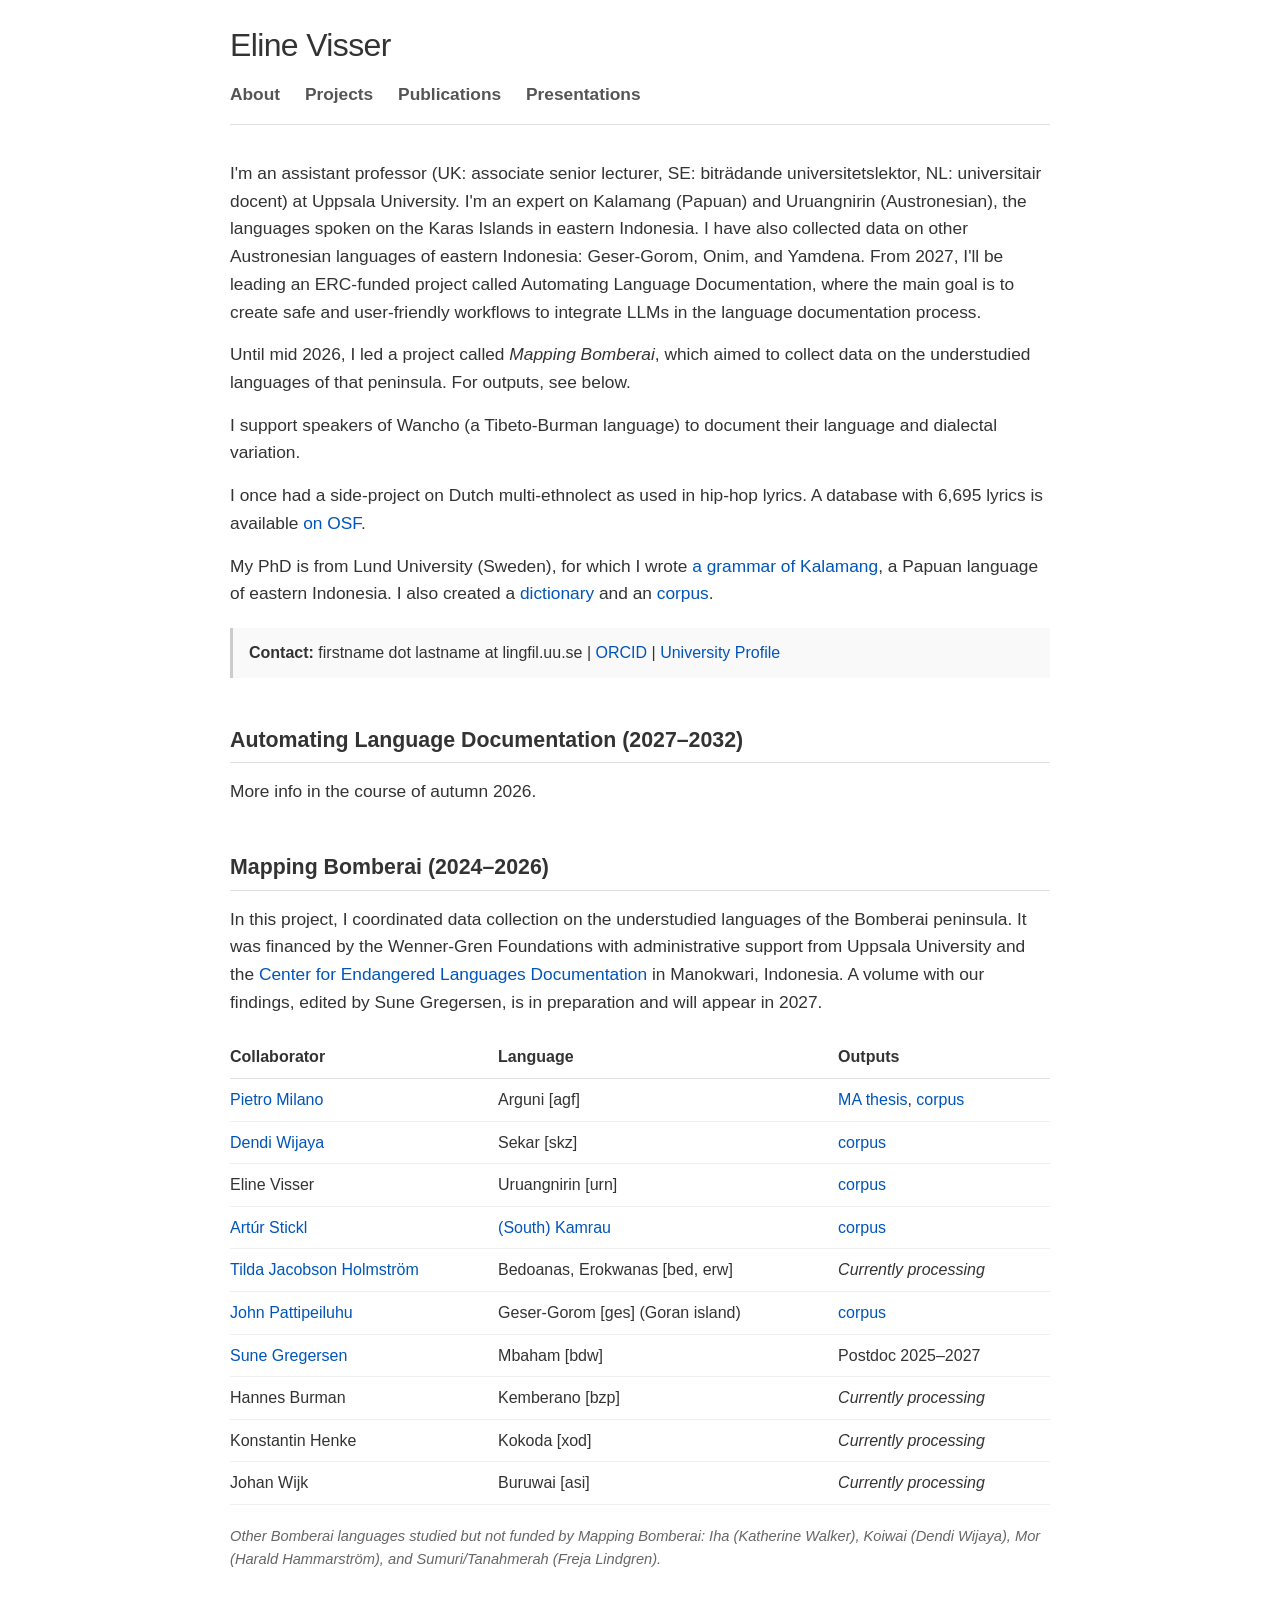
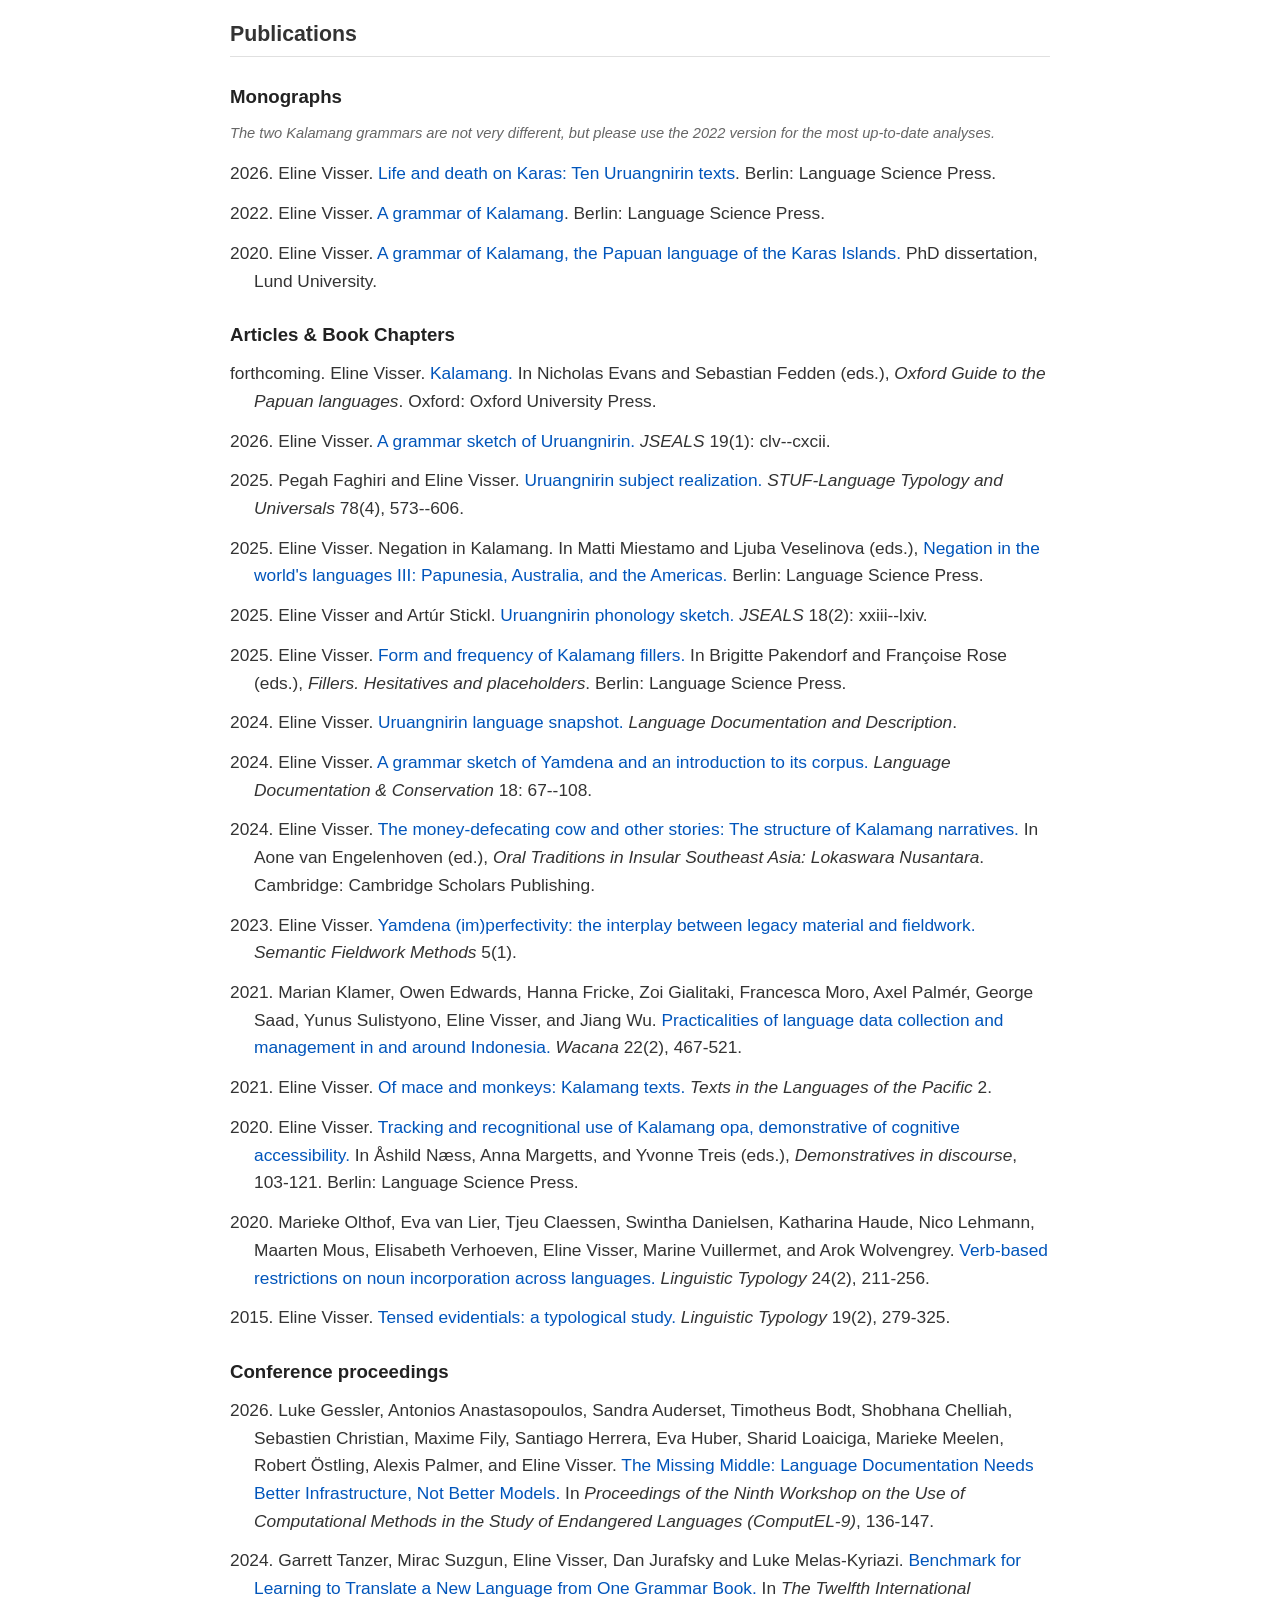
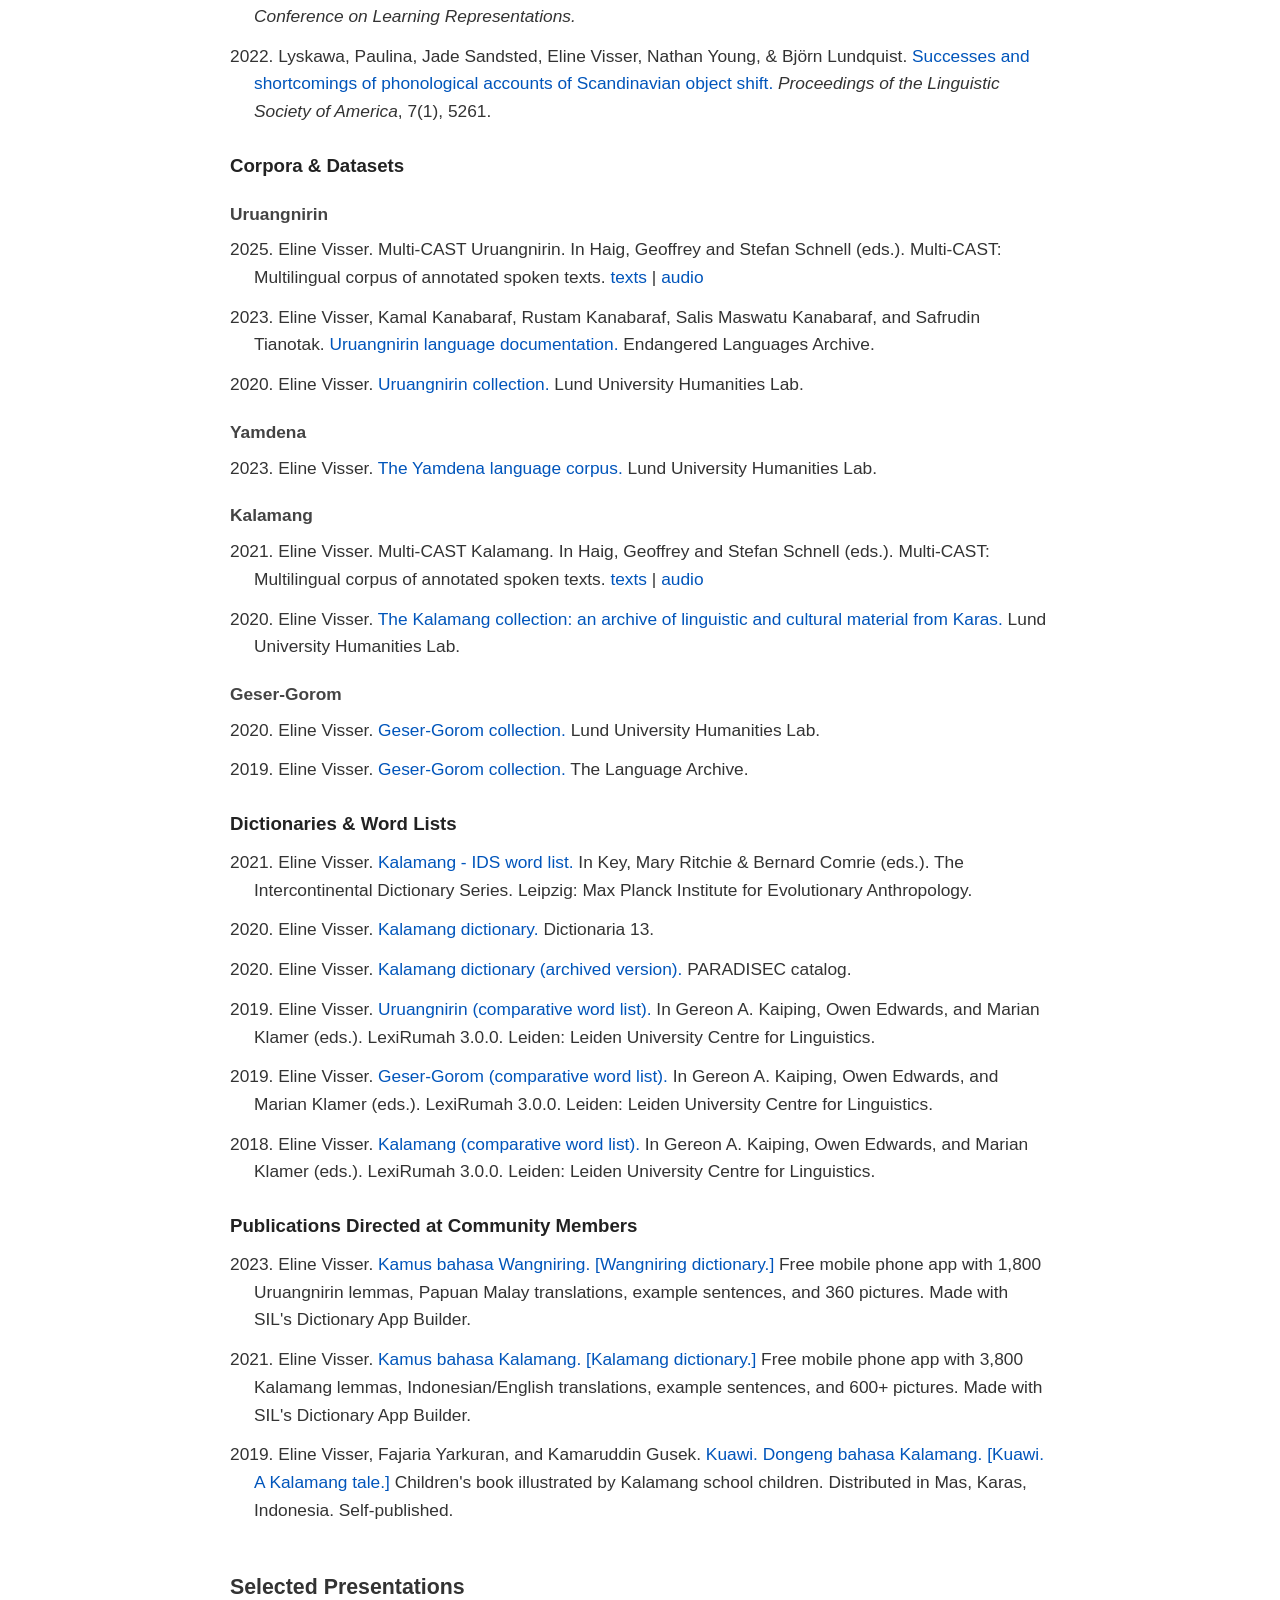
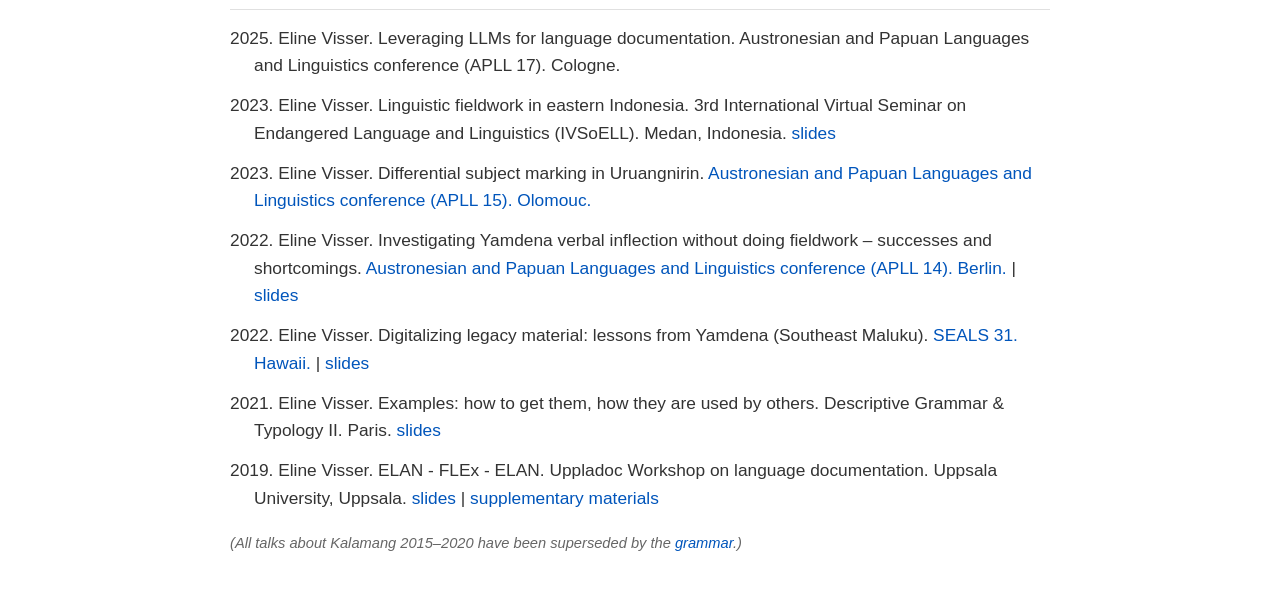
<file: index.html>
<!DOCTYPE html>
<html lang="en">

  
<head>
    <meta charset="UTF-8">
    <meta name="viewport" content="width=device-width, initial-scale=1.0">
    <title>Eline Visser - Academic Page</title>
    <link rel="stylesheet" type="text/css" href="/css/main.css">
    <style>
      section, h2 {
      scroll-margin-top: 130px !important;
                  }
    </style>
</head>

<body>

    <header>
        <h1>Eline Visser</h1>
        <nav>
            <ul>
                <li><a href="#about">About</a></li>
                <li><a href="#projects">Projects</a></li>
                <li><a href="#publications">Publications</a></li>
                <li><a href="#presentations">Presentations</a></li>
            </ul>
        </nav>
    </header>

    <main>
        <section id="about">
            <p>I'm an assistant professor (UK: associate senior lecturer, SE: biträdande universitetslektor, NL: universitair docent) at Uppsala University. I'm an expert on Kalamang (Papuan) and Uruangnirin (Austronesian), the languages spoken on the Karas Islands in eastern Indonesia. I have also collected data on other Austronesian languages of eastern Indonesia: Geser-Gorom, Onim, and Yamdena. From 2027, I'll be leading an ERC-funded project called Automating Language Documentation, where the main goal is to create safe and user-friendly workflows to integrate LLMs in the language documentation process.</p>
              
            <p>Until mid 2026, I led a project called <em>Mapping Bomberai</em>, which aimed to collect data on the understudied languages of that peninsula. For outputs, see below.</p>

            <p>I support speakers of Wancho (a Tibeto-Burman language) to document their language and dialectal variation.</p>

           <!-- <p>I collaborate with researchers from Google (among others) to understand how well large language models can read grammars and process field recordings. See <a href="https://doi.org/10.48550/arXiv.2309.16575" target="_blank" rel="noopener noreferrer">this paper about grammar-reading</a> (follow-up in this <a href="https://twitter.com/jeffdean/status/1758149033473020081" target="_blank" rel="noopener noreferrer">tweet</a>) and <a href="https://openreview.net/forum?id=sjvz40tazX" target="_blank" rel="noopener noreferrer">this unpublished paper about grammar-reading and audio processing</a>.</p>-->

            <p>I once had a side-project on Dutch multi-ethnolect as used in hip-hop lyrics. A database with 6,695 lyrics is available <a href="https://osf.io/e5wjt/" target="_blank" rel="noopener noreferrer">on OSF</a>.</p>

            <!--<p>Previously, I worked on Scandinavian prosody in the <a href="https://en.uit.no/research/acqva/project?p_document_id=665279&pid=665743" target="_blank" rel="noopener noreferrer">ExSynOp</a> project at UiT The Arctic University of Norway.</p>-->

            <p>My PhD is from Lund University (Sweden), for which I wrote <a href="https://langsci-press.org/catalog/book/344" target="_blank" rel="noopener noreferrer">a grammar of Kalamang</a>, a Papuan language of eastern Indonesia. I also created a <a href="https://dictionaria.clld.org/contributions/kalamang" target="_blank" rel="noopener noreferrer">dictionary</a> and an <a href="http://hdl.handle.net/10050/00-0000-0000-0004-275A-A@view" target="_blank" rel="noopener noreferrer">corpus</a>.</p>

            <div class="contact-info">
                <strong>Contact:</strong> firstname dot lastname at lingfil.uu.se | 
                <a href="https://orcid.org/0000-0001-8131-2302" target="_blank" rel="noopener noreferrer">ORCID</a> | 
                <a href="https://www.uu.se/kontakt-och-organisation/personal?query=N24-1151" target="_blank" rel="noopener noreferrer">University Profile</a>
            </div>
        </section>

        <section id="projects">
            <h2>Automating Language Documentation (2027–2032)</h2>
            <p>More info in the course of autumn 2026.</p> 
          
            <h2>Mapping Bomberai (2024–2026)</h2>
            <p>In this project, I coordinated data collection on the understudied languages of the Bomberai peninsula. It was financed by the Wenner-Gren Foundations with administrative support from Uppsala University and the <a href="https://celd.phil-fak.uni-koeln.de/" target="_blank" rel="noopener noreferrer">Center for Endangered Languages Documentation</a> in Manokwari, Indonesia. A volume with our findings, edited by Sune Gregersen, is in preparation and will appear in 2027.</p>

            <table>
                <thead>
                    <tr>
                        <th>Collaborator</th>
                        <th>Language</th>
                        <th>Outputs</th>
                    </tr>
                </thead>
                <tbody>
                    <tr>
                        <td><a href="https://sites.google.com/view/pietro-milano/home-page" target="_blank" rel="noopener noreferrer">Pietro Milano</a></td>
                        <td>Arguni [agf]</td>
                        <td><a href="https://studenttheses.uu.nl/handle/20.500.12932/49378" target="_blank" rel="noopener noreferrer">MA thesis</a>, <a href="https://catalog.paradisec.org.au/collections/PM1" target="_blank" rel="noopener noreferrer">corpus</a></td>
                    </tr>
                    <tr>
                        <td><a href="https://scholar.google.com/citations?user=8Uvg9igAAAAJ&hl=id" target="_blank" rel="noopener noreferrer">Dendi Wijaya</a></td>
                        <td>Sekar [skz]</td>
                        <td><a href="https://catalog.paradisec.org.au/collections/DW1/" target="_blank" rel="noopener noreferrer">corpus</a></td>
                    </tr>
                    <tr>
                        <td>Eline Visser</td>
                        <td>Uruangnirin [urn]</td>
                        <td><a href="http://hdl.handle.net/2196/db439a6c-2473-4c16-9801-cc071a32bc34" target="_blank" rel="noopener noreferrer">corpus</a></td>
                    </tr>
                    <tr>
                        <td><a href="https://www.uu.se/en/contact-and-organisation/staff?query=N25-316" target="_blank" rel="noopener noreferrer">Artúr Stickl</a></td>
                        <td><a href="https://glottolog.org/resource/languoid/id/sout3425" target="_blank" rel="noopener noreferrer">(South) Kamrau</a></td>
                        <td><a href="https://catalog.paradisec.org.au/collections/AS4" target="_blank" rel="noopener noreferrer">corpus</a></td>
                    </tr>
                    <tr>
                        <td><a href="https://www.uu.se/en/contact-and-organisation/staff?query=N26-1275" target="_blank" rel="noopener noreferrer">Tilda Jacobson Holmström</a></td>
                        <td>Bedoanas, Erokwanas [bed, erw]</td>
                        <td><em>Currently processing</em></td>
                    </tr>
                    <tr>
                        <td><a href="https://scholar.google.com/citations?user=vqzNWm8AAAAJ&hl=id" target="_blank" rel="noopener noreferrer">John Pattipeiluhu</a></td>
                        <td>Geser-Gorom [ges] (Goran island)</td>
                        <td><a href="https://catalog.paradisec.org.au/collections/JAP1" target="_blank" rel="noopener noreferrer">corpus</a></td>
                    </tr>
                    <tr>
                        <td><a href="https://sgregersen.github.io/" target="_blank" rel="noopener noreferrer">Sune Gregersen</a></td>
                        <td>Mbaham [bdw]</td>
                        <td>Postdoc 2025–2027</td>
                    </tr>
                    <tr>
                        <td>Hannes Burman</td>
                        <td>Kemberano [bzp]</td>
                        <td><em>Currently processing</em></td>
                    </tr>
                    <tr>
                        <td>Konstantin Henke</td>
                        <td>Kokoda [xod]</td>
                        <td><em>Currently processing</em></td>
                    </tr>
                    <tr>
                        <td>Johan Wijk</td>
                        <td>Buruwai [asi]</td>
                        <td><em>Currently processing</em></td>
                    </tr>
                </tbody>
            </table>

            <p class="note">Other Bomberai languages studied but not funded by Mapping Bomberai: Iha (Katherine Walker), Koiwai (Dendi Wijaya), Mor (Harald Hammarström), and Sumuri/Tanahmerah (Freja Lindgren).</p>
        </section>

        <section id="publications">
            <h2>Publications</h2>

            <h3>Monographs</h3>
            <p class="note">The two Kalamang grammars are not very different, but please use the 2022 version for the most up-to-date analyses.</p>
            <ul class="bib-list">
                <li>2026. Eline Visser. <a href="https://langsci-press.org/catalog/book/586" target="_blank" rel="noopener noreferrer">Life and death on Karas: Ten Uruangnirin texts</a>. Berlin: Language Science Press.</li>
                <li>2022. Eline Visser. <a href="https://langsci-press.org/catalog/book/344" target="_blank" rel="noopener noreferrer">A grammar of Kalamang</a>. Berlin: Language Science Press.</li>
                <li>2020. Eline Visser. <a href="https://portal.research.lu.se/en/publications/a-grammar-of-kalamang-the-papuan-language-of-the-karas-islands" target="_blank" rel="noopener noreferrer">A grammar of Kalamang, the Papuan language of the Karas Islands.</a> PhD dissertation, Lund University.</li>
            </ul>

            <h3>Articles & Book Chapters</h3>
            <ul class="bib-list">
                <li>forthcoming. Eline Visser. <a href="https://global.oup.com/academic/product/the-oxford-guide-to-the-papuan-languages-9780198849483" target="_blank" rel="noopener noreferrer">Kalamang.</a> In Nicholas Evans and Sebastian Fedden (eds.), <em>Oxford Guide to the Papuan languages</em>. Oxford: Oxford University Press.</li>
                <li>2026. Eline Visser. <a href="https://doi.org/10.21313/10524/52559" target="_blank" rel="noopener noreferrer">A grammar sketch of Uruangnirin.</a> <em>JSEALS</em> 19(1): clv--cxcii.</li>
                <li>2025. Pegah Faghiri and Eline Visser. <a href="https://doi.org/10.1515/stuf-2025-2025" target="_blank" rel="noopener noreferrer">Uruangnirin subject realization.</a> <em>STUF-Language Typology and Universals</em> 78(4), 573--606.</li>
                <li>2025. Eline Visser. Negation in Kalamang. In Matti Miestamo and Ljuba Veselinova (eds.), <a href="https://langsci-press.org/catalog/book/497" target="_blank" rel="noopener noreferrer">Negation in the world's languages III: Papunesia, Australia, and the Americas.</a> Berlin: Language Science Press.</li>
                <li>2025. Eline Visser and Artúr Stickl. <a href="https://hdl.handle.net/10524/52547" target="_blank" rel="noopener noreferrer">Uruangnirin phonology sketch.</a> <em>JSEALS</em> 18(2): xxiii--lxiv.</li>
                <li>2025. Eline Visser. <a href="https://langsci-press.org/catalog/book/484" target="_blank" rel="noopener noreferrer">Form and frequency of Kalamang fillers.</a> In Brigitte Pakendorf and Françoise Rose (eds.), <em>Fillers. Hesitatives and placeholders</em>. Berlin: Language Science Press.</li>
                <li>2024. Eline Visser. <a href="https://doi.org/10.25894/ldd.993" target="_blank" rel="noopener noreferrer">Uruangnirin language snapshot.</a> <em>Language Documentation and Description</em>.</li>
                <li>2024. Eline Visser. <a href="https://hdl.handle.net/10125/74789" target="_blank" rel="noopener noreferrer">A grammar sketch of Yamdena and an introduction to its corpus.</a> <em>Language Documentation & Conservation</em> 18: 67--108.</li>
                <li>2024. Eline Visser. <a href="https://www.cambridgescholars.com/product/978-1-5275-6051-2/" target="_blank" rel="noopener noreferrer">The money-defecating cow and other stories: The structure of Kalamang narratives.</a> In Aone van Engelenhoven (ed.), <em>Oral Traditions in Insular Southeast Asia: Lokaswara Nusantara</em>. Cambridge: Cambridge Scholars Publishing.</li>
                <li>2023. Eline Visser. <a href="https://ojs.library.ubc.ca/index.php/storyboards/issue/view/183154" target="_blank" rel="noopener noreferrer">Yamdena (im)perfectivity: the interplay between legacy material and fieldwork.</a> <em>Semantic Fieldwork Methods</em> 5(1).</li>
                <li>2021. Marian Klamer, Owen Edwards, Hanna Fricke, Zoi Gialitaki, Francesca Moro, Axel Palmér, George Saad, Yunus Sulistyono, Eline Visser, and Jiang Wu. <a href="https://wacana.ui.ac.id/index.php/wjhi/issue/view/54/showToc" target="_blank" rel="noopener noreferrer">Practicalities of language data collection and management in and around Indonesia.</a> <em>Wacana</em> 22(2), 467-521.</li>
                <li>2021. Eline Visser. <a href="https://www.langlxmelanesia.com/tilp" target="_blank" rel="noopener noreferrer">Of mace and monkeys: Kalamang texts.</a> <em>Texts in the Languages of the Pacific</em> 2.</li>
                <li>2020. Eline Visser. <a href="https://zenodo.org/record/4054814" target="_blank" rel="noopener noreferrer">Tracking and recognitional use of Kalamang opa, demonstrative of cognitive accessibility.</a> In Åshild Næss, Anna Margetts, and Yvonne Treis (eds.), <em>Demonstratives in discourse</em>, 103-121. Berlin: Language Science Press.</li>
                <li>2020. Marieke Olthof, Eva van Lier, Tjeu Claessen, Swintha Danielsen, Katharina Haude, Nico Lehmann, Maarten Mous, Elisabeth Verhoeven, Eline Visser, Marine Vuillermet, and Arok Wolvengrey. <a href="https://www.degruyter.com/document/doi/10.1515/lingty-2020-2054/html" target="_blank" rel="noopener noreferrer">Verb-based restrictions on noun incorporation across languages.</a> <em>Linguistic Typology</em> 24(2), 211-256.</li>
                <li>2015. Eline Visser. <a href="https://www.degruyter.com/document/doi/10.1515/lingty-2015-0009/html" target="_blank" rel="noopener noreferrer">Tensed evidentials: a typological study.</a> <em>Linguistic Typology</em> 19(2), 279-325.</li>
            </ul>

            <h3>Conference proceedings</h3>
            <ul class="bib-list">     
              <li>2026. Luke Gessler, Antonios Anastasopoulos, Sandra Auderset, Timotheus Bodt, Shobhana Chelliah, Sebastien Christian, Maxime Fily, Santiago Herrera, Eva Huber, Sharid Loaiciga, Marieke Meelen, Robert Östling, Alexis Palmer, and Eline Visser. <a href="https://aclanthology.org/2026.computel-1.15/" target="_blank" rel="noopener noreferrer">The Missing Middle: Language Documentation Needs Better Infrastructure, Not Better Models.</a> In <em>Proceedings of the Ninth Workshop on the Use of Computational Methods in the Study of Endangered Languages (ComputEL-9)</em>, 136-147.</li>
              <li>2024. Garrett Tanzer, Mirac Suzgun, Eline Visser, Dan Jurafsky and Luke Melas-Kyriazi. <a href="https://proceedings.iclr.cc/paper_files/paper/2024/hash/52d63f9e4b81f866bf69fb3c834aad47-Abstract-Conference.html" target="_blank" rel="noopener noreferrer"> Benchmark for Learning to Translate a New Language from One Grammar Book.</a> In <em>The Twelfth International Conference on Learning Representations.</em></li>
              <li>2022. Lyskawa, Paulina, Jade Sandsted, Eline Visser, Nathan Young, & Björn Lundquist. <a href="https://doi.org/10.3765/plsa.v7i1.5261" target="_blank" rel="noopener noreferrer">Successes and shortcomings of phonological accounts of Scandinavian object shift.</a> <em>Proceedings of the Linguistic Society of America</em>, 7(1), 5261.</li>
            </ul>  

            <h3>Corpora & Datasets</h3>
            
            <h4>Uruangnirin</h4>
            <ul class="bib-list">
                <li>2025. Eline Visser. Multi-CAST Uruangnirin. In Haig, Geoffrey and Stefan Schnell (eds.). Multi-CAST: Multilingual corpus of annotated spoken texts. <a href="https://doi.org/10.48564/unibafd-jqgfp-vkj64" target="_blank" rel="noopener noreferrer">texts</a> | <a href="https://fis.uni-bamberg.de/handle/uniba/109180" target="_blank" rel="noopener noreferrer">audio</a></li>
                <li>2023. Eline Visser, Kamal Kanabaraf, Rustam Kanabaraf, Salis Maswatu Kanabaraf, and Safrudin Tianotak. <a href="http://hdl.handle.net/2196/db439a6c-2473-4c16-9801-cc071a32bc34" target="_blank" rel="noopener noreferrer">Uruangnirin language documentation.</a> Endangered Languages Archive.</li>
                <li>2020. Eline Visser. <a href="http://hdl.handle.net/10050/00-0000-0000-0003-C3E7-F@view" target="_blank" rel="noopener noreferrer">Uruangnirin collection.</a> Lund University Humanities Lab.</li>
            </ul>

            <h4>Yamdena</h4>
            <ul class="bib-list">
                <li>2023. Eline Visser. <a href="https://archive.humlab.lu.se/flat/islandora/object/lat%3A10050_da872602_a1ae_434a_a2fa_b5f3df776f91" target="_blank" rel="noopener noreferrer">The Yamdena language corpus.</a> Lund University Humanities Lab.</li>
            </ul>

            <h4>Kalamang</h4>
            <ul class="bib-list">
                <li>2021. Eline Visser. Multi-CAST Kalamang. In Haig, Geoffrey and Stefan Schnell (eds.). Multi-CAST: Multilingual corpus of annotated spoken texts. <a href="https://doi.org/10.48564/unibafd-jqgfp-vkj64" target="_blank" rel="noopener noreferrer">texts</a> | <a href="https://doi.org/10.48564/unibafd-z9wt8-jwd54" target="_blank" rel="noopener noreferrer">audio</a></li>
                <li>2020. Eline Visser. <a href="https://archive.humlab.lu.se/flat/islandora/object/lat%3A10050_00_0000_0000_0003_C3E8_1" target="_blank" rel="noopener noreferrer">The Kalamang collection: an archive of linguistic and cultural material from Karas.</a> Lund University Humanities Lab.</li>
            </ul>

            <h4>Geser-Gorom</h4>
            <ul class="bib-list">
                <li>2020. Eline Visser. <a href="http://hdl.handle.net/10050/00-0000-0000-0004-1F4A-9@view" target="_blank" rel="noopener noreferrer">Geser-Gorom collection.</a> Lund University Humanities Lab.</li>
                <li>2019. Eline Visser. <a href="https://hdl.handle.net/1839/8cdfd654-00e2-4c39-bc5f-882726eb6a31" target="_blank" rel="noopener noreferrer">Geser-Gorom collection.</a> The Language Archive.</li>
            </ul>

            <h3>Dictionaries & Word Lists</h3>
            <ul class="bib-list">
                <li>2021. Eline Visser. <a href="https://ids.clld.org/contributions/844" target="_blank" rel="noopener noreferrer">Kalamang - IDS word list.</a> In Key, Mary Ritchie & Bernard Comrie (eds.). The Intercontinental Dictionary Series. Leipzig: Max Planck Institute for Evolutionary Anthropology.</li>
                <li>2020. Eline Visser. <a href="https://dictionaria.clld.org/contributions/kalamang" target="_blank" rel="noopener noreferrer">Kalamang dictionary.</a> Dictionaria 13.</li>
                <li>2020. Eline Visser. <a href="https://catalog.paradisec.org.au/collections/EV1" target="_blank" rel="noopener noreferrer">Kalamang dictionary (archived version).</a> PARADISEC catalog.</li>
                <li>2019. Eline Visser. <a href="https://lexirumah.model-ling.eu/languages/urua1244" target="_blank" rel="noopener noreferrer">Uruangnirin (comparative word list).</a> In Gereon A. Kaiping, Owen Edwards, and Marian Klamer (eds.). LexiRumah 3.0.0. Leiden: Leiden University Centre for Linguistics.</li>
                <li>2019. Eline Visser. <a href="https://lexirumah.model-ling.eu/languages/gese1240" target="_blank" rel="noopener noreferrer">Geser-Gorom (comparative word list).</a> In Gereon A. Kaiping, Owen Edwards, and Marian Klamer (eds.). LexiRumah 3.0.0. Leiden: Leiden University Centre for Linguistics.</li>
                <li>2018. Eline Visser. <a href="https://lexirumah.model-ling.eu/languages/kara1499" target="_blank" rel="noopener noreferrer">Kalamang (comparative word list).</a> In Gereon A. Kaiping, Owen Edwards, and Marian Klamer (eds.). LexiRumah 3.0.0. Leiden: Leiden University Centre for Linguistics.</li>
            </ul>

            <h3>Publications Directed at Community Members</h3>
            <ul class="bib-list">
                <li>2023. Eline Visser. <a href="https://uio-my.sharepoint.com/:u:/g/personal/elinevi_uio_no/ESHRFYAwjtFLtpJppoIfFdAB8MI_vp3sbc1Xg5xFx4ZTmA?e=lMkgmE" target="_blank" rel="noopener noreferrer">Kamus bahasa Wangniring. [Wangniring dictionary.]</a> Free mobile phone app with 1,800 Uruangnirin lemmas, Papuan Malay translations, example sentences, and 360 pictures. Made with SIL's Dictionary App Builder.</li>
                <li>2021. Eline Visser. <a href="https://uio-my.sharepoint.com/:u:/g/personal/elinevi_uio_no/EdrzR77Nz1NNv7J6mN55kskBEZHq_jNtq8t_vChr0F2YAg?e=zghN8U" target="_blank" rel="noopener noreferrer">Kamus bahasa Kalamang. [Kalamang dictionary.]</a> Free mobile phone app with 3,800 Kalamang lemmas, Indonesian/English translations, example sentences, and 600+ pictures. Made with SIL's Dictionary App Builder.</li>
                <li>2019. Eline Visser, Fajaria Yarkuran, and Kamaruddin Gusek. <a href="https://mfr.de-1.osf.io/render?url=https://osf.io/4vxat/?direct%26mode=render%26action=download%26mode=render" target="_blank" rel="noopener noreferrer">Kuawi. Dongeng bahasa Kalamang. [Kuawi. A Kalamang tale.]</a> Children's book illustrated by Kalamang school children. Distributed in Mas, Karas, Indonesia. Self-published.</li>
            </ul>
        </section>

        <section id="presentations">
            <h2>Selected Presentations</h2>
            <ul class="bib-list">
                <li>2025. Eline Visser. Leveraging LLMs for language documentation. Austronesian and Papuan Languages and Linguistics conference (APLL 17). Cologne.</li>
                <li>2023. Eline Visser. Linguistic fieldwork in eastern Indonesia. 3rd International Virtual Seminar on Endangered Language and Linguistics (IVSoELL). Medan, Indonesia. <a href="https://osf.io/mj9fn?view_only=b3cdb575d70d41dd9e6574bf509f80cf" target="_blank" rel="noopener noreferrer">slides</a></li>
                <li>2023. Eline Visser. Differential subject marking in Uruangnirin. <a href="https://sites.google.com/view/apll15-olomouc/home" target="_blank" rel="noopener noreferrer">Austronesian and Papuan Languages and Linguistics conference (APLL 15). Olomouc.</a></li>
                <li>2022. Eline Visser. Investigating Yamdena verbal inflection without doing fieldwork – successes and shortcomings. <a href="https://sites.google.com/view/apll14-conference/main-page" target="_blank" rel="noopener noreferrer">Austronesian and Papuan Languages and Linguistics conference (APLL 14). Berlin.</a> | <a href="https://osf.io/vuw6e?view_only=13e92a297d5949b28a89072d09cd0124" target="_blank" rel="noopener noreferrer">slides</a></li>
                <li>2022. Eline Visser. Digitalizing legacy material: lessons from Yamdena (Southeast Maluku). <a href="http://ling.lll.hawaii.edu/sites/seaconfs/" target="_blank" rel="noopener noreferrer">SEALS 31. Hawaii.</a> | <a href="https://osf.io/bs247?view_only=b9a1205977c4436b82b451f171ea033b" target="_blank" rel="noopener noreferrer">slides</a></li>
                <li>2021. Eline Visser. Examples: how to get them, how they are used by others. Descriptive Grammar & Typology II. Paris. <a href="https://mfr.de-1.osf.io/render?url=https://osf.io/4z98k/?direct%26mode=render%26action=download%26mode=render" target="_blank" rel="noopener noreferrer">slides</a></li>
                <li>2019. Eline Visser. ELAN - FLEx - ELAN. Uppladoc Workshop on language documentation. Uppsala University, Uppsala. <a href="https://mfr.de-1.osf.io/render?url=https://osf.io/kawhg/?direct%26mode=render%26action=download%26mode=render" target="_blank" rel="noopener noreferrer">slides</a> | <a href="https://osf.io/y9aj8/files/" target="_blank" rel="noopener noreferrer">supplementary materials</a></li>
            </ul>
            <p class="note">(All talks about Kalamang 2015–2020 have been superseded by the <a href="https://langsci-press.org/catalog/book/344" target="_blank" rel="noopener noreferrer">grammar</a>.)</p>
        </section>
    </main>

</body>

</html>
</file>
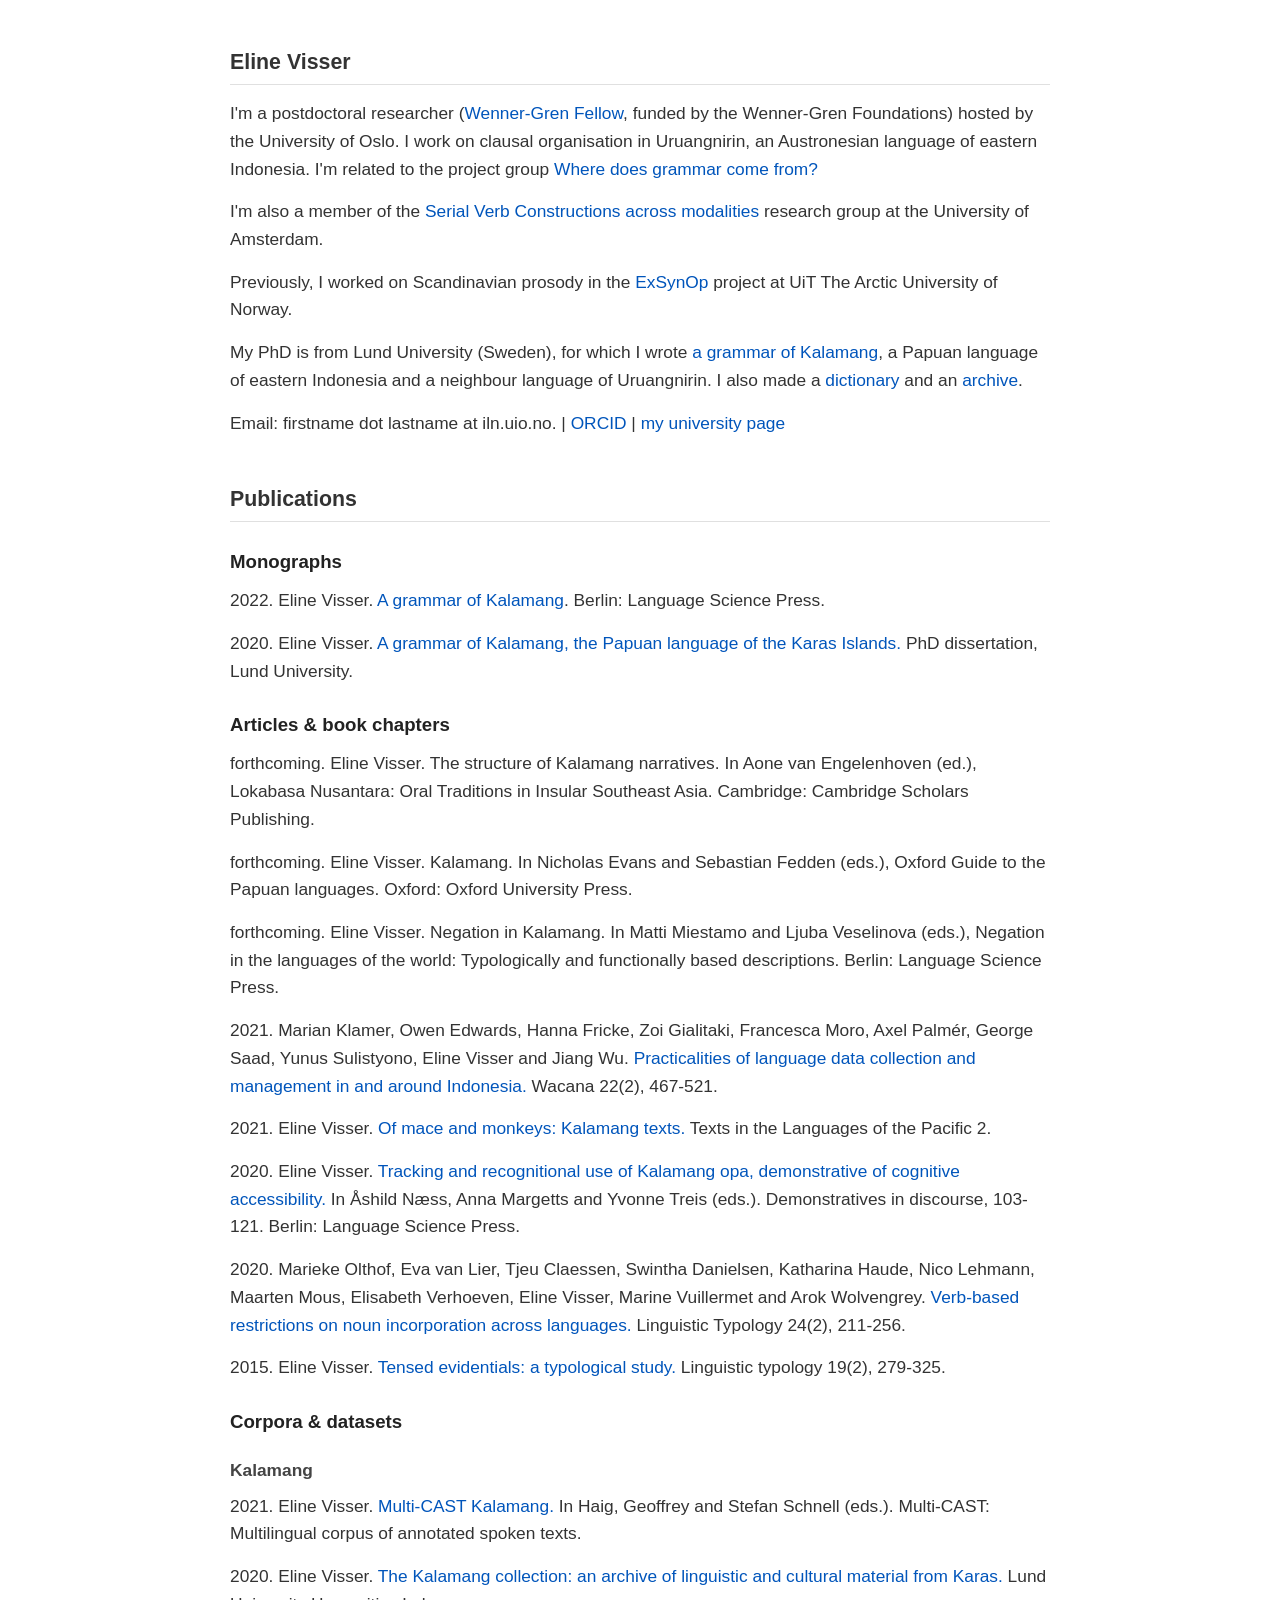
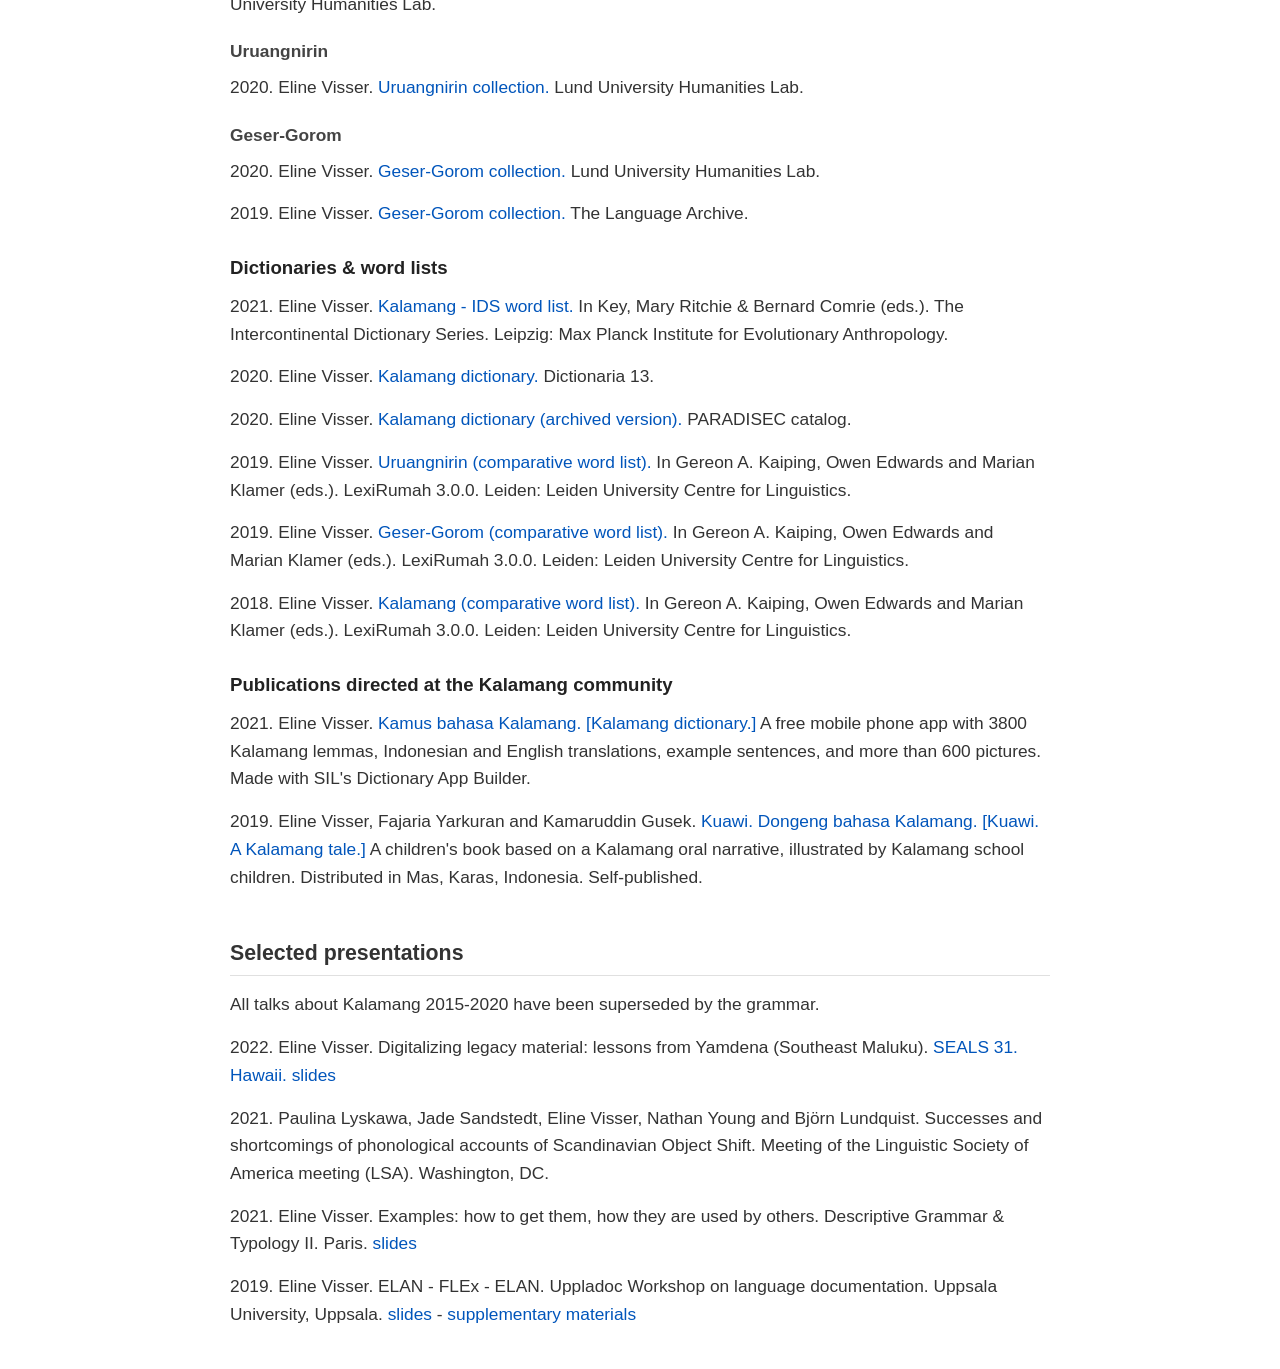
<file: thisismypage.html>
<!DOCTYPE html>
<html>
	<head>
		<title>Eline Visser</title>
		<link rel="stylesheet" type="text/css" href="/css/main.css">
	</head>
	<body>
<!--		<nav>
    		<ul>
        		<li><a href="/">Home</a></li>
	        	<li><a href="/about">About</a></li>
        		<li><a href="/cv">CV</a></li>
        		<li><a href="/blog">Blog</a></li>
    		</ul>
		</nav>-->
		<h2>Eline Visser</h2> 
		<div class="container">
    		<div class="blurb">
				<p>I'm a postdoctoral researcher (<a href="https://www.swgc.org/welcome.aspx" target="_blank" rel="noopener noreferrer">Wenner-Gren Fellow</a>, funded by the Wenner-Gren Foundations) hosted by the University of Oslo. I work on clausal organisation in Uruangnirin, an Austronesian language of eastern Indonesia. I'm related to the project group <a href="https://www.hf.uio.no/iln/english/research/projects/where-does-grammar-come-from/index.html" target="_blank" rel="noopener noreferrer">Where does grammar come from?</a></p>

				<p>I'm also a member of the <a href="https://aclc.uva.nl/content/research-groups/serial-verb-constructions/serial-verb-constructions.html" target="_blank" rel="noopener noreferrer">Serial Verb Constructions across modalities</a> research group at the University of Amsterdam.</p>
					
				<p>Previously, I worked on Scandinavian prosody in the <a href="https://en.uit.no/research/acqva/project?p_document_id=665279&pid=665743" target="_blank" rel="noopener noreferrer">ExSynOp</a> project at UiT The Arctic University of Norway.</p>

				<p>My PhD is from Lund University (Sweden), for which I wrote <a href="https://portal.research.lu.se/en/publications/a-grammar-of-kalamang-the-papuan-language-of-the-karas-islands" target="_blank" rel="noopener noreferrer">a grammar of Kalamang</a>, a Papuan language of eastern Indonesia and a neighbour language of Uruangnirin. I also made a <a href="https://dictionaria.clld.org/contributions/kalamang" target="_blank" rel="noopener noreferrer">dictionary</a> and an <a href="http://hdl.handle.net/10050/00-0000-0000-0004-275A-A@view" target="_blank" rel="noopener noreferrer">archive</a>.</p>
		
				<p>Email: firstname dot lastname at iln.uio.no. | <a href="https://orcid.org/0000-0001-8131-2302" target="_blank" rel="noopener noreferrer">ORCID</a> | <a href="https://www.hf.uio.no/iln/english/people/aca/linguistics/temporary/elinevi/index.html" target="_blank" rel="noopener noreferrer">my university page</a></p>	
					
    		</div><!-- /.blurb -->
		</div><!-- /.container -->

					
		<h2>Publications</h2> 
		
		<div class="container">
    		<div class="blurb">

			<h3>Monographs</h3>

			<p>2022. Eline Visser. <a href="https://langsci-press.org/catalog/book/344"  target="_blank" rel="noopener noreferrer">A grammar of Kalamang</a>. Berlin: Language Science Press.</p>

			<p>2020. Eline Visser. <a href="https://portal.research.lu.se/en/publications/a-grammar-of-kalamang-the-papuan-language-of-the-karas-islands" target="_blank" rel="noopener noreferrer">A grammar of Kalamang, the Papuan language of the Karas Islands.</a> PhD dissertation, Lund University.</p>

			<h3>Articles & book chapters</h3>

			<p>forthcoming. Eline Visser. The structure of Kalamang narratives. In Aone van Engelenhoven (ed.), Lokabasa Nusantara: Oral Traditions in Insular Southeast Asia. Cambridge: Cambridge Scholars Publishing.</p>

			<p> forthcoming. Eline Visser. Kalamang. In Nicholas Evans and Sebastian Fedden (eds.), Oxford Guide to the Papuan languages. Oxford: Oxford University Press.</p>

			<p>forthcoming. Eline Visser. Negation in Kalamang. In Matti Miestamo and Ljuba Veselinova (eds.), Negation in the languages of the world: Typologically and functionally based descriptions. Berlin: Language Science Press.</p>

			<p>2021. Marian Klamer, Owen Edwards, Hanna Fricke, Zoi Gialitaki, Francesca Moro, Axel Palmér, George Saad, Yunus Sulistyono, Eline Visser and Jiang Wu. <a href="https://wacana.ui.ac.id/index.php/wjhi/issue/view/54/showToc" target="_blank" rel="noopener noreferrer">Practicalities of language data collection and management in and around Indonesia.</a> Wacana 22(2), 467-521.</p>

			<p>2021. Eline Visser. <a href="https://www.langlxmelanesia.com/tilp" target="_blank" rel="noopener noreferrer">Of mace and monkeys: Kalamang texts.</a> Texts in the Languages of the Pacific 2.</p>

			<p>2020. Eline Visser. <a href="https://zenodo.org/record/4054814" target="_blank" rel="noopener noreferrer">Tracking and recognitional use of Kalamang opa, demonstrative of cognitive accessibility.</a> In Åshild Næss, Anna Margetts and Yvonne Treis (eds.). Demonstratives in discourse, 103-121. Berlin: Language Science Press.</p>

			<p>2020. Marieke Olthof, Eva van Lier, Tjeu Claessen, Swintha Danielsen, Katharina Haude, Nico Lehmann, Maarten Mous, Elisabeth Verhoeven, Eline Visser, Marine Vuillermet and Arok Wolvengrey. <a href="https://www.degruyter.com/document/doi/10.1515/lingty-2020-2054/html" target="_blank" rel="noopener noreferrer">Verb-based restrictions on noun incorporation across languages.</a> Linguistic Typology 24(2), 211-256.</p>

			<p>2015. Eline Visser. <a href="https://www.degruyter.com/document/doi/10.1515/lingty-2015-0009/html" target="_blank" rel="noopener noreferrer">Tensed evidentials: a typological study.</a> Linguistic typology 19(2), 279-325.</p>
			
			<h3>Corpora & datasets</h3>
			<h4>Kalamang</h4>		

<p>2021. Eline Visser. <a href = "https://multicast.aspra.uni-bamberg.de/#kalamang" target="_blank" rel="noopener noreferrer">Multi-CAST Kalamang.</a> In Haig, Geoffrey and Stefan Schnell (eds.). Multi-CAST: Multilingual corpus of annotated spoken texts.</p>

<p>2020. Eline Visser. <a href="http://hdl.handle.net/10050/00-0000-0000-0004-275A-A@view" target="_blank" rel="noopener noreferrer">The Kalamang collection: an archive of linguistic and cultural material from Karas.</a> Lund University Humanities Lab.</p>

			<h4>Uruangnirin</h4>

<p>2020. Eline Visser. <a href="hdl.handle.net/10050/00-0000-0000-0003-C3E7-F@view" target="_blank" rel="noopener noreferrer">Uruangnirin collection.</a> Lund University Humanities Lab.</p>
			
			<h4>Geser-Gorom</h4>

<p>2020. Eline Visser. <a href="http://hdl.handle.net/10050/00-0000-0000-0004-1F4A-9@view" target="_blank" rel="noopener noreferrer">Geser-Gorom collection.</a> Lund University Humanities Lab.</p>

<p>2019. Eline Visser. <a href="https://hdl.handle.net/1839/8cdfd654-00e2-4c39-bc5f-882726eb6a31" target="_blank" rel="noopener noreferrer">Geser-Gorom collection.</a> The Language Archive.</p>
			

			<h3>Dictionaries & word lists</h4>

<p>2021. Eline Visser. <a href="https://ids.clld.org/contributions/844" target="_blank" rel="noopener noreferrer">Kalamang - IDS word list.</a> In Key, Mary Ritchie & Bernard Comrie (eds.). The Intercontinental Dictionary Series. Leipzig: Max Planck Institute for Evolutionary Anthropology.</p>

<p>2020. Eline Visser. <a href="https://dictionaria.clld.org/contributions/kalamang" target="_blank" rel="noopener noreferrer">Kalamang dictionary.</a> Dictionaria 13.</p>

<p>2020. Eline Visser. <a href="https://catalog.paradisec.org.au/collections/EV1" target="_blank" rel="noopener noreferrer">Kalamang dictionary (archived version).</a> PARADISEC catalog.</p>

<p>2019. Eline Visser. <a href="https://lexirumah.model-ling.eu/languages/urua1244" target="_blank" rel="noopener noreferrer">Uruangnirin (comparative word list).</a> In Gereon A. Kaiping, Owen Edwards and Marian Klamer (eds.). LexiRumah 3.0.0. Leiden: Leiden University Centre for Linguistics.</p>

<p>2019. Eline Visser. <a href="https://lexirumah.model-ling.eu/languages/gese1240" target="_blank" rel="noopener noreferrer">Geser-Gorom (comparative word list).</a> In Gereon A. Kaiping, Owen Edwards and Marian Klamer (eds.). LexiRumah 3.0.0. Leiden: Leiden University Centre for Linguistics.</p>

<p>2018. Eline Visser. <a href="https://lexirumah.model-ling.eu/languages/kara1499" target="_blank" rel="noopener noreferrer">Kalamang (comparative word list).</a> In Gereon A. Kaiping, Owen Edwards and Marian Klamer (eds.). LexiRumah 3.0.0. Leiden: Leiden University Centre for Linguistics.</p>

	
	<h3>Publications directed at the Kalamang community</h3>

<p>2021. Eline Visser. <a href="https://uio-my.sharepoint.com/:u:/g/personal/elinevi_uio_no/EdrzR77Nz1NNv7J6mN55kskBEZHq_jNtq8t_vChr0F2YAg?e=zghN8U" target="_blank" rel="noopener noreferrer">Kamus bahasa Kalamang. [Kalamang dictionary.]</a> A free mobile phone app with 3800 Kalamang lemmas, Indonesian and English translations, example sentences, and more than 600 pictures. Made with SIL's Dictionary App Builder.</p>

<p>2019. Eline Visser, Fajaria Yarkuran and Kamaruddin Gusek. <a href="https://mfr.de-1.osf.io/render?url=https://osf.io/4vxat/?direct%26mode=render%26action=download%26mode=render" target="_blank" rel="noopener noreferrer">Kuawi. Dongeng bahasa Kalamang. [Kuawi. A Kalamang tale.]</a> A children's book based on a Kalamang oral narrative, illustrated by Kalamang school children. Distributed in Mas, Karas, Indonesia. Self-published.</p>
			
    		</div><!-- /.blurb -->
		</div><!-- /.container -->
		
		<h2>Selected presentations</h2>
		
		<p>All talks about Kalamang 2015-2020 have been superseded by the grammar.</p>
		
		<p>2022. Eline Visser. Digitalizing legacy material: lessons from Yamdena (Southeast Maluku). <a href="http://ling.lll.hawaii.edu/sites/seaconfs/" target = "_blank" title = "conference hompage" rel = "noopener noreferrer">SEALS 31. Hawaii.</a> <a href="https://osf.io/3zw2c/?view_only=b9a1205977c4436b82b451f171ea033b" target = "_blank" rel = "noopener noreferrer" title = "slides">slides</a>
		
		<p>2021. Paulina Lyskawa, Jade Sandstedt, Eline Visser, Nathan Young and Björn Lundquist. Successes and
shortcomings of phonological accounts of Scandinavian Object Shift. Meeting of the Linguistic Society of
America meeting (LSA). Washington, DC.

		<p>2021. Eline Visser. Examples: how to get them, how they are used by others. Descriptive Grammar & Typology II. Paris. <a href="https://mfr.de-1.osf.io/render?url=https://osf.io/4z98k/?direct%26mode=render%26action=download%26mode=render" target="_blank" rel="noopener noreferrer">slides</a>
			
		<p>2019. Eline Visser. ELAN - FLEx - ELAN. Uppladoc Workshop on language documentation. Uppsala University, Uppsala. <a href="https://mfr.de-1.osf.io/render?url=https://osf.io/kawhg/?direct%26mode=render%26action=download%26mode=render" target="_blank" title = "slides" rel="noopener noreferrer">slides</a> - <a href="https://osf.io/y9aj8/files/" target="_blank" title = "supplementary materials" rel="noopener noreferrer">supplementary materials</a>
		
	</body>
</html>
</file>
<file: css/main.css>
/* Core Page Layout & Typography */
body {
    /* Optima first; falls back to clean modern system fonts if Optima isn't installed */
    font-family: 'Optima', -apple-system, BlinkMacSystemFont, 'Segoe UI', Roboto, Helvetica, Arial, sans-serif;
    font-size: 13pt;
    line-height: 1.6;
    color: #333333;
    max-width: 820px;
    width: 90%;
    margin: 0 auto 40px auto;
    background-color: #ffffff;
}

/* Sticky Header & Navigation */
header {
    position: sticky;
    top: 0;
    background-color: #ffffff; /* Blocks content scrolling beneath it */
    border-bottom: 1px solid #e0e0e0;
    padding: 20px 0 15px 0;
    margin-bottom: 35px;
    z-index: 1000;
}

h1 {
    font-size: 24pt;
    font-weight: normal;
    margin: 0 0 10px 0;
    letter-spacing: -0.02em;
}

nav ul, footer ul {
    font-family: inherit;
    padding: 0;
    margin: 0;
    list-style: none;
    font-weight: bold;
}

nav ul li, footer ul li {
    display: inline-block;
    margin-right: 20px;
}

/* Fix header overlap on anchor clicks */
section {
    scroll-margin-top: 110px;
}

h2 {
    scroll-margin-top: 110px;
}

/* Links & Interactivity */
a {
    text-decoration: none;
    color: #0055bb;
}

a:hover {
    text-decoration: underline;
    color: #003388;
}

a:visited {
    color: #551a8b;
}

nav a {
    color: #555555;
}

nav a:hover {
    color: #000000;
    text-decoration: none;
}

/* Headings */
h2 {
    font-size: 16pt;
    font-weight: bold;
    border-bottom: 1px solid #e0e0e0;
    padding-bottom: 5px;
    margin-top: 45px;
    margin-bottom: 15px;
}

h3 {
    font-size: 14pt;
    font-weight: bold;
    margin-top: 25px;
    margin-bottom: 10px;
    color: #222222;
}

h4 {
    font-size: 13pt;
    font-weight: bold;
    margin-top: 20px;
    margin-bottom: 8px;
    color: #444444;
}

/* Paragraphs & Containers */
p {
    margin: 0 0 15px 0;
}

.contact-info {
    background-color: #f9f9f9;
    border-left: 3px solid #ccc;
    padding: 12px 16px;
    margin-top: 20px;
    font-size: 12pt;
}

/* Clean Academic Tables */
table {
    width: 100%;
    border-collapse: collapse;
    margin: 20px 0;
    font-size: 12pt;
}

th, td {
    text-align: left;
    padding: 8px 12px 8px 0;
    vertical-align: top;
    border-bottom: 1px solid #f0f0f0;
}

th {
    font-weight: bold;
    border-bottom: 1px solid #e0e0e0;
}

/* Publications & Citation Formatting */
.bib-list {
    list-style: none;
    padding: 0;
    margin: 0 0 20px 0;
}

.bib-list li {
    margin-bottom: 12px;
    padding-left: 24px;
    text-indent: -24px; /* Standard academic hanging indent */
}

.note {
    font-size: 11pt;
    color: #666666;
    font-style: italic;
}

/* Mobile Responsiveness */
@media (max-width: 600px) {
    body {
        width: 92%;
        margin-bottom: 20px;
        font-size: 12pt;
    }

    nav ul li {
        margin-right: 12px;
        margin-bottom: 4px;
    }

    .bib-list li {
        padding-left: 0;
        text-indent: 0;
    }
}
</file>
